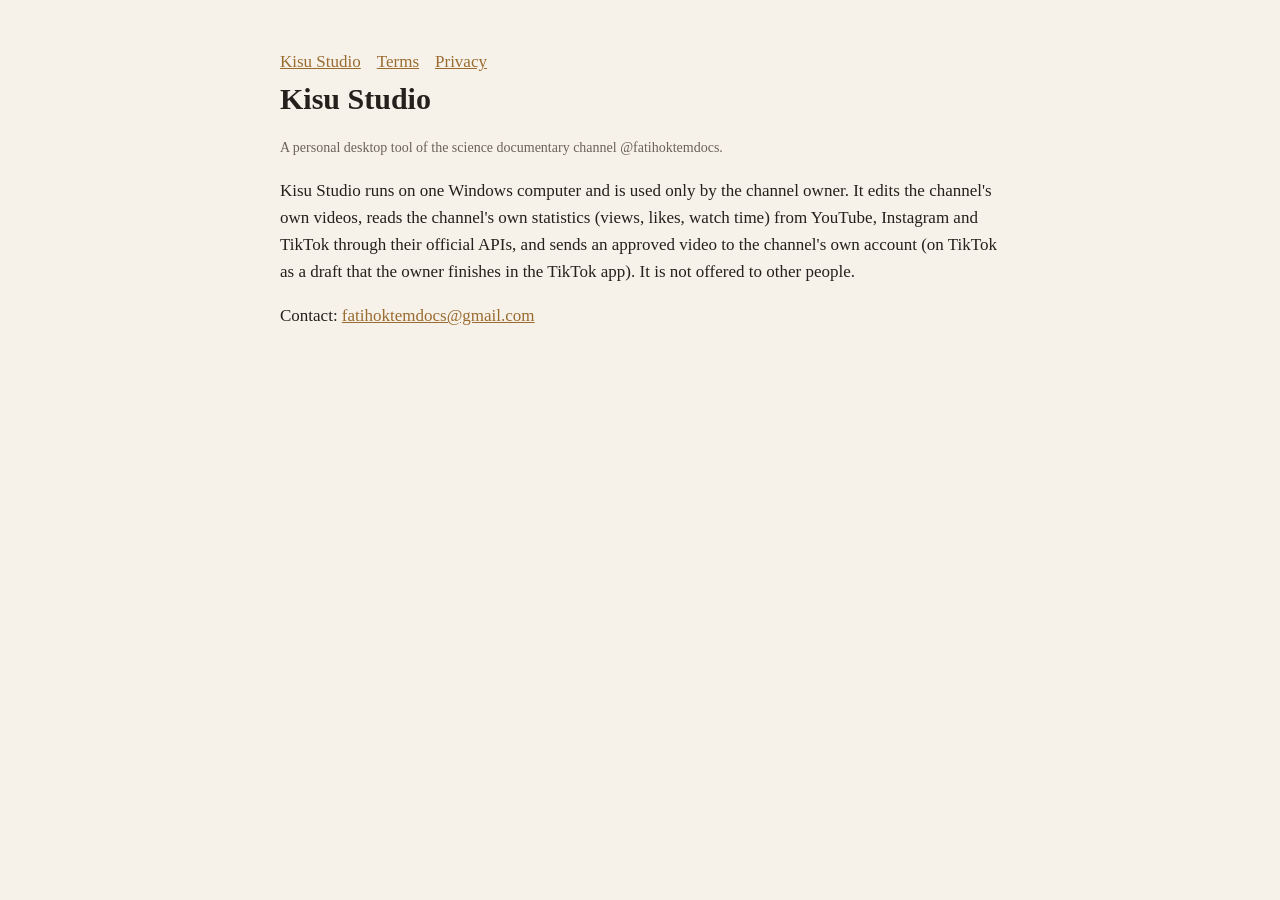
<file: index.html>
<!doctype html><html lang="en"><head><meta charset="utf-8"><meta name="viewport" content="width=device-width,initial-scale=1">
<title>Kisu Studio</title><link rel="stylesheet" href="style.css"></head><body><main>
<nav><a href="./">Kisu Studio</a><a href="terms.html">Terms</a><a href="privacy.html">Privacy</a></nav>
<h1>Kisu Studio</h1>
<p class="muted">A personal desktop tool of the science documentary channel @fatihoktemdocs.</p>
<p>Kisu Studio runs on one Windows computer and is used only by the channel owner. It edits the channel's own videos, reads the channel's own statistics (views, likes, watch time) from YouTube, Instagram and TikTok through their official APIs, and sends an approved video to the channel's own account (on TikTok as a draft that the owner finishes in the TikTok app). It is not offered to other people.</p>
<p>Contact: <a href="mailto:fatihoktemdocs@gmail.com">fatihoktemdocs@gmail.com</a></p>
</main></body></html>
</file>
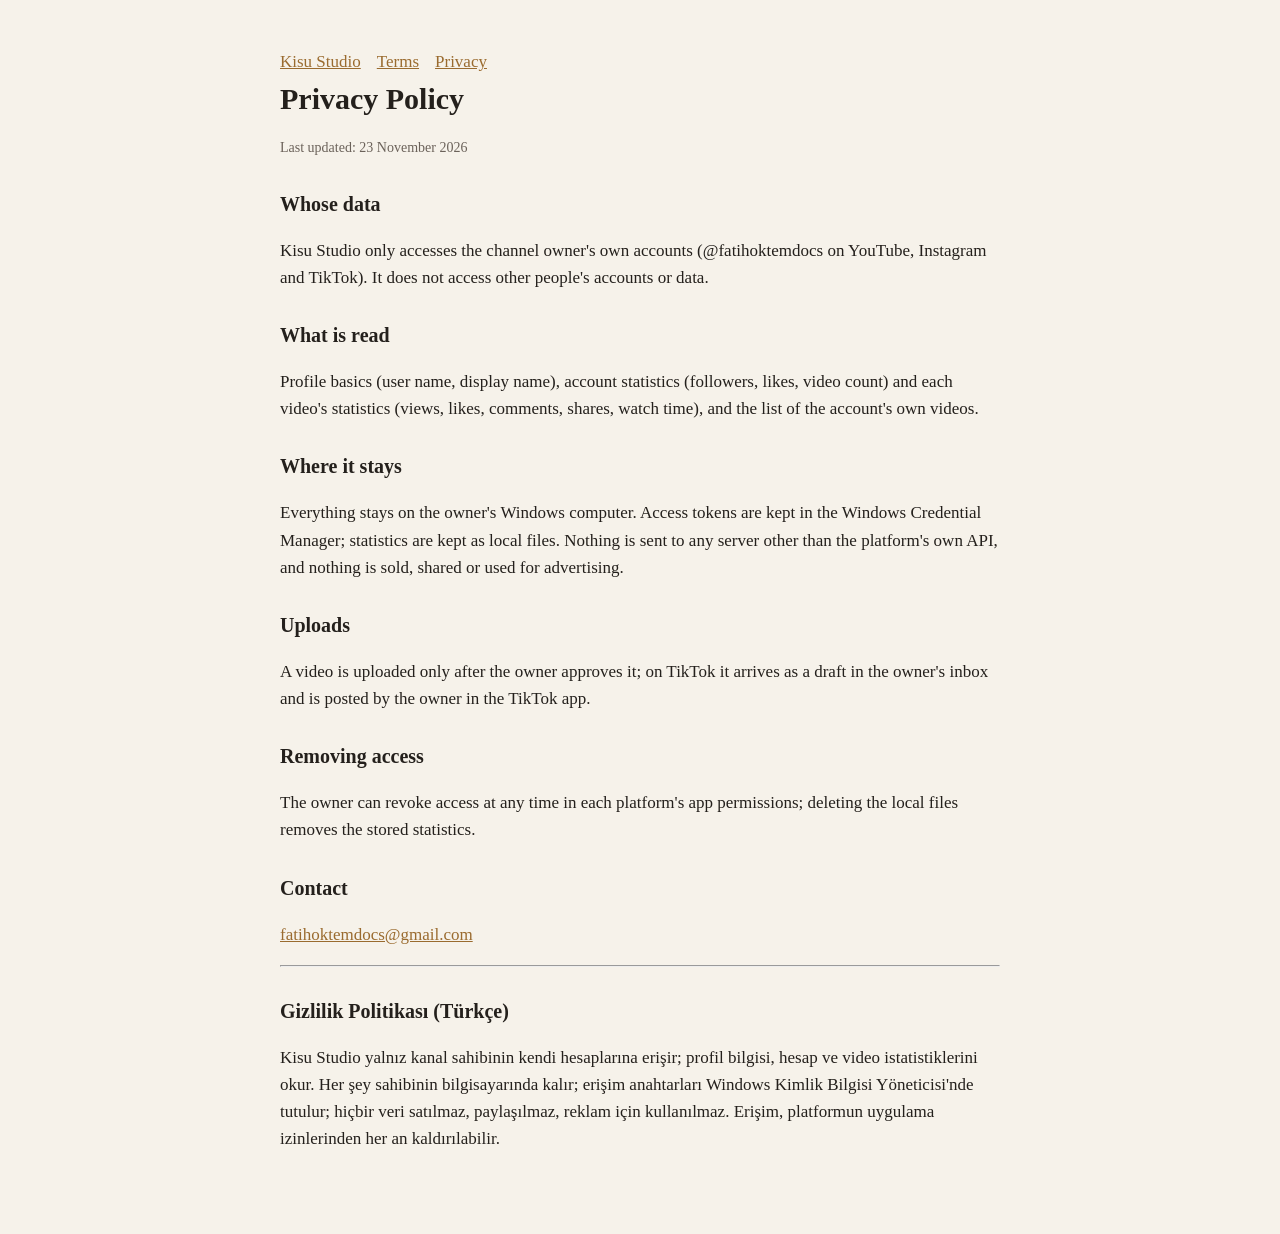
<file: privacy.html>
<!doctype html><html lang="en"><head><meta charset="utf-8"><meta name="viewport" content="width=device-width,initial-scale=1">
<title>Kisu Studio Privacy</title><link rel="stylesheet" href="style.css"></head><body><main>
<nav><a href="./">Kisu Studio</a><a href="terms.html">Terms</a><a href="privacy.html">Privacy</a></nav>
<h1>Privacy Policy</h1><p class="muted">Last updated: 23 November 2026</p>
<h2>Whose data</h2><p>Kisu Studio only accesses the channel owner's own accounts (@fatihoktemdocs on YouTube, Instagram and TikTok). It does not access other people's accounts or data.</p>
<h2>What is read</h2><p>Profile basics (user name, display name), account statistics (followers, likes, video count) and each video's statistics (views, likes, comments, shares, watch time), and the list of the account's own videos.</p>
<h2>Where it stays</h2><p>Everything stays on the owner's Windows computer. Access tokens are kept in the Windows Credential Manager; statistics are kept as local files. Nothing is sent to any server other than the platform's own API, and nothing is sold, shared or used for advertising.</p>
<h2>Uploads</h2><p>A video is uploaded only after the owner approves it; on TikTok it arrives as a draft in the owner's inbox and is posted by the owner in the TikTok app.</p>
<h2>Removing access</h2><p>The owner can revoke access at any time in each platform's app permissions; deleting the local files removes the stored statistics.</p>
<h2>Contact</h2><p><a href="mailto:fatihoktemdocs@gmail.com">fatihoktemdocs@gmail.com</a></p>
<hr><h2>Gizlilik Politikası (Türkçe)</h2><p>Kisu Studio yalnız kanal sahibinin kendi hesaplarına erişir; profil bilgisi, hesap ve video istatistiklerini okur. Her şey sahibinin bilgisayarında kalır; erişim anahtarları Windows Kimlik Bilgisi Yöneticisi'nde tutulur; hiçbir veri satılmaz, paylaşılmaz, reklam için kullanılmaz. Erişim, platformun uygulama izinlerinden her an kaldırılabilir.</p>
</main></body></html>
</file>
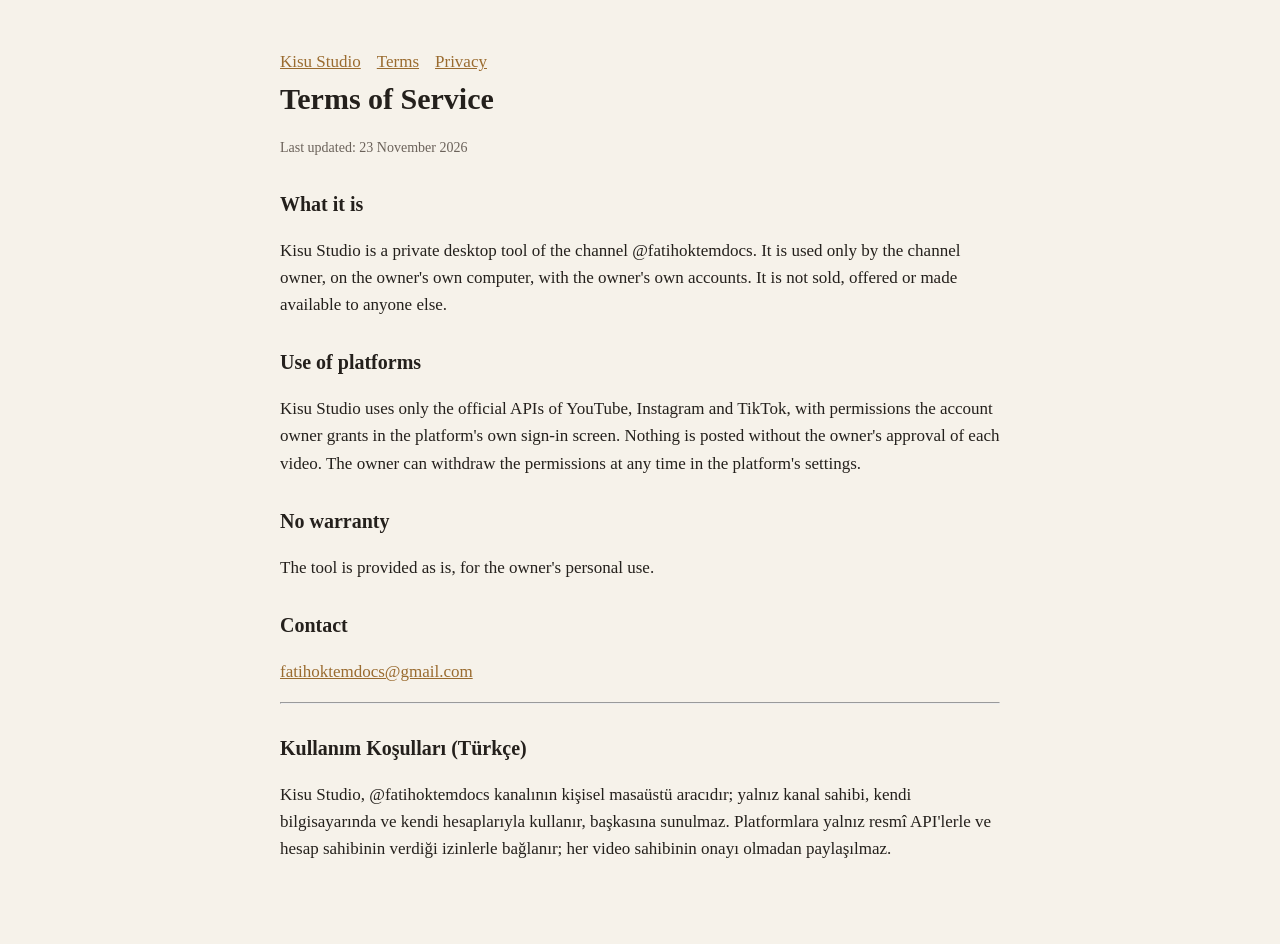
<file: terms.html>
<!doctype html><html lang="en"><head><meta charset="utf-8"><meta name="viewport" content="width=device-width,initial-scale=1">
<title>Kisu Studio Terms</title><link rel="stylesheet" href="style.css"></head><body><main>
<nav><a href="./">Kisu Studio</a><a href="terms.html">Terms</a><a href="privacy.html">Privacy</a></nav>
<h1>Terms of Service</h1><p class="muted">Last updated: 23 November 2026</p>
<h2>What it is</h2><p>Kisu Studio is a private desktop tool of the channel @fatihoktemdocs. It is used only by the channel owner, on the owner's own computer, with the owner's own accounts. It is not sold, offered or made available to anyone else.</p>
<h2>Use of platforms</h2><p>Kisu Studio uses only the official APIs of YouTube, Instagram and TikTok, with permissions the account owner grants in the platform's own sign-in screen. Nothing is posted without the owner's approval of each video. The owner can withdraw the permissions at any time in the platform's settings.</p>
<h2>No warranty</h2><p>The tool is provided as is, for the owner's personal use.</p>
<h2>Contact</h2><p><a href="mailto:fatihoktemdocs@gmail.com">fatihoktemdocs@gmail.com</a></p>
<hr><h2>Kullanım Koşulları (Türkçe)</h2><p>Kisu Studio, @fatihoktemdocs kanalının kişisel masaüstü aracıdır; yalnız kanal sahibi, kendi bilgisayarında ve kendi hesaplarıyla kullanır, başkasına sunulmaz. Platformlara yalnız resmî API'lerle ve hesap sahibinin verdiği izinlerle bağlanır; her video sahibinin onayı olmadan paylaşılmaz.</p>
</main></body></html>
</file>
<file: style.css>
:root{--bg:#f6f2ea;--ink:#24201c;--muted:#6b625a;--accent:#9a6b2f}
@media (prefers-color-scheme:dark){:root{--bg:#1b1916;--ink:#ece6dc;--muted:#a59d92;--accent:#d2a160}}
body{margin:0;background:var(--bg);color:var(--ink);font:17px/1.6 Georgia,"Times New Roman",serif}
main{max-width:720px;margin:0 auto;padding:48px 16px 64px}
h1{font-size:30px;margin:0 0 4px} h2{font-size:20px;margin:28px 0 6px}
p,li{color:var(--ink)} .muted{color:var(--muted);font-size:14px} a{color:var(--accent)}
nav a{margin-right:16px}
</file>
